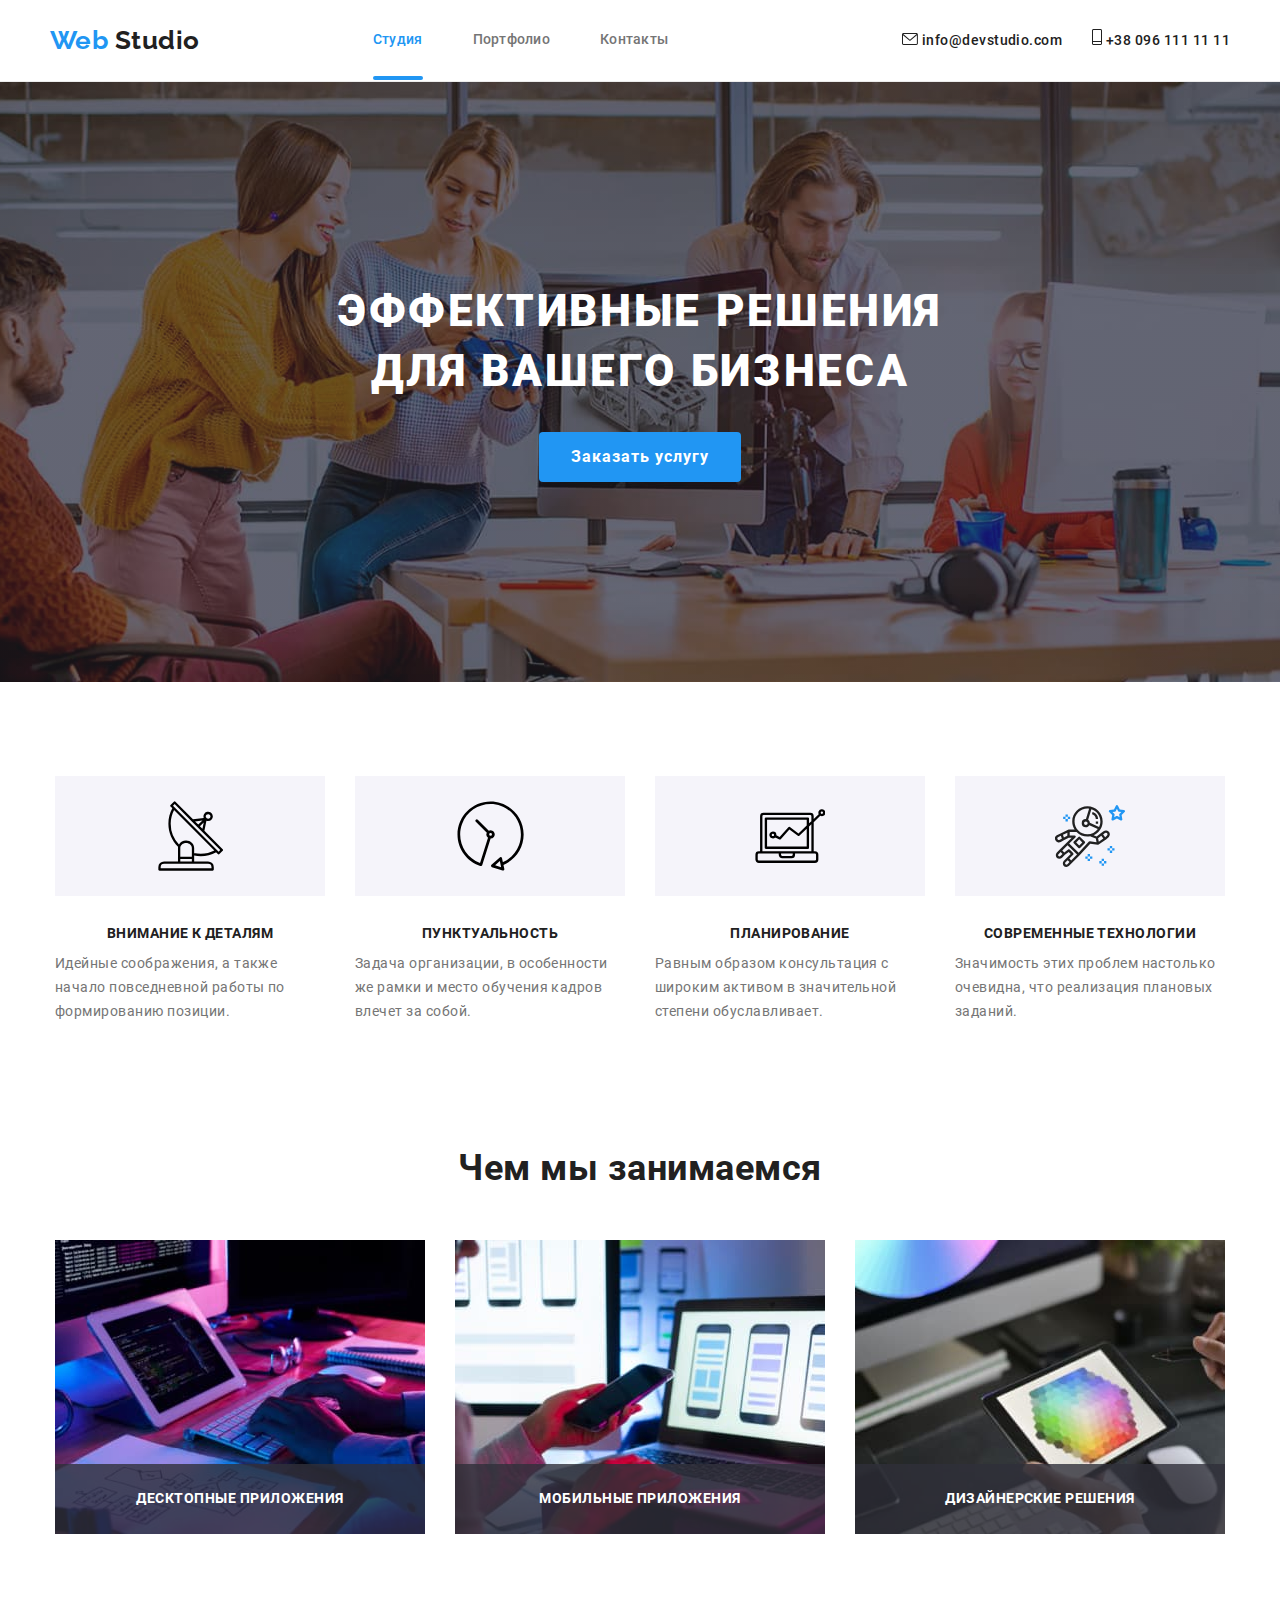
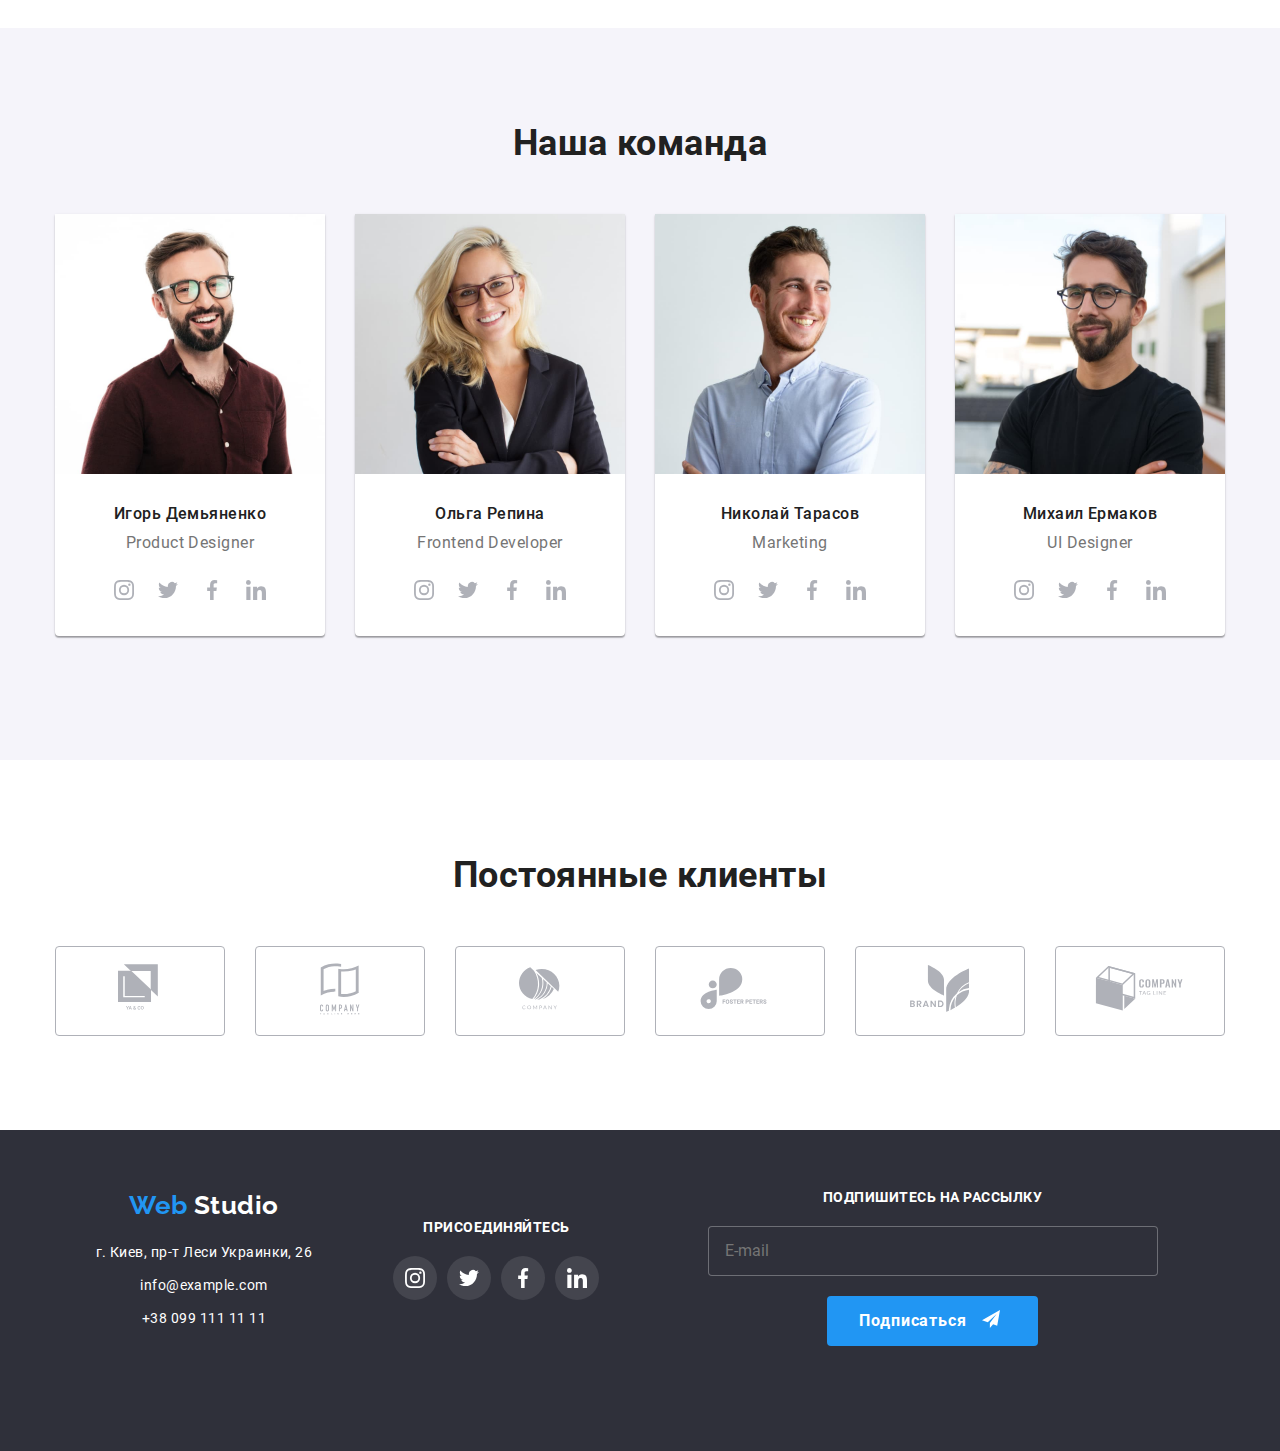
<file: index.html>
<!DOCTYPE html>
<html lang="ru">
	<head>
		<meta charset="UTF-8" />
		<meta name="viewport" content="width=device-width, initial-scale=1.0" />
		<meta http-equiv="X-UA-Compatible" content="ie=edge" />
		<title lang="en">WebStudio</title>
		<!-- <link
			href="https://fonts.googleapis.com/css2?family=Raleway:wght@700&family=Roboto:wght@400;500;700;900&display=swap"
			rel="stylesheet"
		/> -->
		<!-- <link rel="stylesheet" href="./sass/base/_normalize.scss" /> -->
		<link rel="stylesheet" href="./css/main.min.css" />
	</head>
	<body>
		<header class="page-header ">
			<div class="page-header-content container">
				<a class="logo link" lang="en" href="./">
					<span class="web">Web</span>
					<span class="studio">Studio</span>
				</a>
				<nav>
					<button
						type="button"
						class="btn-menu is-open"
						data-menu-button
						aria-expanded="false"
						aria-controls="menu-container"
					>
						<svg class="btn-menu-svg" height="40" width="40" aria-label="Переключатель мобильного меню">
							<use class="icon-menu-sandwich" href="./images/sprite.svg#icon-satellite"></use>
							<use class="icon-menu-cross" href="./images/sprite.svg#icon-diagram"></use>
						</svg>
					</button>
					<div class="menu-container" id="menu-container" data-menu>
						<div class="menu-container-content">
							<ul class=" menu-nav list">
								<li class="menu-nav-item"><a href="./index.html" class="link current">Студия</a></li>
								<li class="menu-nav-item"><a href="./portfolio.html" class="link">Портфолио</a></li>
								<li class="menu-nav-item"><a href="" class="link">Контакты</a></li>
							</ul>

							<ul class="menu-contacts list">
								<li class="menu-contacts-item">
									<a class="link " href="mailto:info@devstudio.com">
										<svg class="icon-email" width="16" height="12">
											<use href="./images/sprite.svg#icon-envelope"></use>
										</svg>
										info@devstudio.com
									</a>
								</li>
								<li class="menu-contacts-item">
									<a class="link" href="tel:+380961111111">
										<svg class="icon-mobile" width="10" height="16">
											<use href="./images/sprite.svg#icon-mobile"></use>
										</svg>
										+38 096 111 11 11
									</a>
								</li>
							</ul>
						</div>
					</div>

					<ul class="site-nav list">
						<li class="nav-item"><a href="./index.html" class="link current">Студия</a></li>
						<li class="nav-item"><a href="./portfolio.html" class="link">Портфолио</a></li>
						<li class="nav-item"><a href="" class="link">Контакты</a></li>
					</ul>
				</nav>

				<ul class="list contact-us">
					<li>
						<a class="link email-link" href="mailto:info@devstudio.com">
							<svg class="icon-email" width="16" height="12">
								<use href="./images/sprite.svg#icon-envelope"></use>
							</svg>
							info@devstudio.com
						</a>
					</li>
					<li>
						<a class="link mobile-link" href="tel:+380961111111">
							<svg class="icon-mobile" width="10" height="16">
								<use href="./images/sprite.svg#icon-mobile"></use>
							</svg>
							+38 096 111 11 11
						</a>
					</li>
				</ul>
			</div>
		</header>
		<main>
			<!--Hero-->
			<section class="hero">
				<h1 class="hero-title">
					Эффективные решения
					<br />
					для вашего бизнеса
				</h1>
				<button type="button" class="button" data-modal-open>Заказать услугу</button>
			</section>

			<!--Our advantages-->
			<section class="section section-padding">
				<div class="container">
					<h2 class="section-title hidden">Наши преимущества</h2>
					<ul class="list advantage">
						<li class="advantage-item">
							<div class="advantage-icon">
								<svg class="advantage-svg" width="65" height="70">
									<use href="./images/sprite.svg#icon-satellite "></use>
								</svg>
							</div>
							<h3 class="advantage-title">Внимание к деталям</h3>
							<p class="advantage-text">
								Идейные соображения, а также начало повседневной работы по формированию позиции.
							</p>
						</li>
						<li class="advantage-item">
							<div class="advantage-icon">
								<svg class="advantage-svg" width="67" height="70">
									<use href="./images/sprite.svg#icon-clock "></use>
								</svg>
							</div>
							<h3 class="advantage-title">Пунктуальность</h3>
							<p class="advantage-text">
								Задача организации, в особенности же рамки и место обучения кадров влечет за собой.
							</p>
						</li>
						<li class="advantage-item">
							<div class="advantage-icon">
								<svg class="advantage-svg" width="70" height="54">
									<use href="./images/sprite.svg#icon-diagram "></use>
								</svg>
							</div>
							<h3 class="advantage-title">Планирование</h3>
							<p class="advantage-text">
								Равным образом консультация с широким активом в значительной степени обуславливает.
							</p>
						</li>
						<li class="advantage-item">
							<div class="advantage-icon">
								<svg class="advantage-svg" width="70" height="70">
									<use href="./images/sprite.svg#icon-astronaut "></use>
								</svg>
							</div>
							<h3 class="advantage-title">Современные технологии</h3>
							<p class="advantage-text">
								Значимость этих проблем настолько очевидна, что реализация плановых заданий.
							</p>
						</li>
					</ul>
				</div>
			</section>
			<!--What we develop-->
			<section class="section padding-bottom section-work">
				<div class="container">
					<h2 class="section-title">Чем мы занимаемся</h2>
					<ul class="list work">
						<li class="work-item">
							<div class="work-card">
								<img
									srcset="./images/desktop/desktop.jpg 1x, ./images/desktop/desktop@2x.jpg 2x"
									src="./images/desktop/desktop.jpg"
									width="370"
									height="294"
									alt="десктопные приложения"
								/>
								<h3 class="work-example">Десктопные приложения</h3>
							</div>
						</li>
						<li class="work-item">
							<div class="work-card">
								<img
									srcset="./images/desktop/mobile.jpg 1x, ./images/desktop/mobile@2x.jpg 2x"
									src="./images/desktop/mobile.jpg"
									width="370"
									height="294"
									alt="мобильные приложения"
								/>
								<h3 class="work-example">Мобильные приложения</h3>
							</div>
						</li>
						<li class="work-item">
							<div class="work-card">
								<img
									srcset="./images/desktop/designer-solutions.jpg 1x, ./images/desktop/designer-solutions@2x.jpg 2x"
									src="./images/desktop/designer-solutions.jpg"
									width="370"
									height="294"
									alt="дизайнерские решения"
								/>
								<h3 class="work-example">Дизайнерские решения</h3>
							</div>
						</li>
					</ul>
				</div>
			</section>
			<!--Our team-->
			<section class="section section-padding bcg-color">
				<div class="container ">
					<h2 class="section-title">Наша команда</h2>

					<ul class="list team">
						<li class="team-item">
							<picture>
								<source
									srcset="./images/desktop/product-designer.jpg 1x, ./images/desktop/product-designer@2x.jpg 2x"
									media="(min-width: 1200px)"
								/>

								<source
									srcset="./images/tablet/product-designer.jpg 1x, ./images/tablet/product-designer@2x.jpg 2x"
									media="(min-width: 768px)"
								/>

								<source
									srcset="./images/mobile/product-designer.jpg 1x, ./images/mobile/product-designer@2x.jpg 2x"
									media="(max-width: 767px)"
								/>
								<img src="./images/desktop/product-designer.jpg" alt="Игорь Демьяненко" />
							</picture>
							<h3 class="team-member">Игорь Демьяненко</h3>
							<p lang="en" class="team-pos">Product Designer</p>
							<ul class="team-media list">
								<li class="team-social">
									<a
										class="link social-link"
										href="https://www.instagram.com/"
										target="_blank"
										rel="noopener noreferrer"
										aria-label="ссылка Instagram"
									>
										<svg class="social-svg">
											<use href="./images/sprite.svg#icon-instagram"></use>
										</svg>
									</a>
								</li>
								<li class="team-social">
									<a
										class="link social-link"
										href="https://www.twitter.com/"
										target="_blank"
										rel="noopener noreferrer"
										aria-label="ссылка Twitter"
									>
										<svg class="social-svg">
											<use href="./images/sprite.svg#icon-twitter"></use>
										</svg>
									</a>
								</li>
								<li class="team-social">
									<a
										class="link social-link"
										href="https://www.facebook.com/"
										target="_blank"
										rel="noopener noreferrer"
										aria-label="ссылка Facebook"
									>
										<svg class="social-svg">
											<use href="./images/sprite.svg#icon-facebook"></use>
										</svg>
									</a>
								</li>
								<li class="team-social">
									<a
										class="link social-link"
										href="https://www.linkedin.com/"
										target="_blank"
										rel="noopener noreferrer"
										aria-label="ссылка Linkedin"
									>
										<svg class="social-svg">
											<use href="./images/sprite.svg#icon-linkedin"></use>
										</svg>
									</a>
								</li>
							</ul>
						</li>
						<li class="team-item">
							<picture>
								<source
									srcset="./images/desktop/frontend-developer.jpg 1x, ./images/desktop/frontend-developer@2x.jpg 2x"
									media="(min-width: 1200px)"
								/>

								<source
									srcset="./images/tablet/frontend-developer.jpg 1x, ./images/tablet/frontend-developer@2x.jpg 2x"
									media="(min-width: 768px)"
								/>

								<source
									srcset="./images/mobile/frontend-developer.jpg 1x, ./images/mobile/frontend-developer@2x.jpg 2x"
									media="(max-width: 767px)"
								/>
								<img src="./images/desktop/frontend-developer.jpg" alt="Ольга Репина" />
							</picture>

							<h3 class="team-member">Ольга Репина</h3>
							<p lang="en" class="team-pos">Frontend Developer</p>
							<ul class="team-media list">
								<li class="team-social">
									<a
										class="link social-link"
										href="https://www.instagram.com/"
										target="_blank"
										rel="noopener noreferrer"
										aria-label="ссылка Instagram"
									>
										<svg class="social-svg">
											<use href="./images/sprite.svg#icon-instagram"></use>
										</svg>
									</a>
								</li>
								<li class="team-social">
									<a
										class="link social-link"
										href="https://www.twitter.com/"
										target="_blank"
										rel="noopener noreferrer"
										aria-label="ссылка Twitter"
									>
										<svg class="social-svg">
											<use href="./images/sprite.svg#icon-twitter"></use>
										</svg>
									</a>
								</li>
								<li class="team-social">
									<a
										class="link social-link"
										href="https://www.facebook.com/"
										target="_blank"
										rel="noopener noreferrer"
										aria-label="ссылка Facebook"
									>
										<svg class="social-svg">
											<use href="./images/sprite.svg#icon-facebook"></use>
										</svg>
									</a>
								</li>
								<li class="team-social">
									<a
										class="link social-link"
										href="https://www.linkedin.com/"
										target="_blank"
										rel="noopener noreferrer"
										aria-label="ссылка Linkedin"
									>
										<svg class="social-svg">
											<use href="./images/sprite.svg#icon-linkedin"></use>
										</svg>
									</a>
								</li>
							</ul>
						</li>
						<li class="team-item">
							<picture>
								<source
									srcset="./images/desktop/marketing.jpg 1x, ./images/desktop/marketing@2x.jpg 2x"
									media="(min-width: 1200px)"
								/>

								<source
									srcset="./images/tablet/marketing.jpg 1x, ./images/tablet/marketing@2x.jpg 2x"
									media="(min-width: 768px)"
								/>

								<source
									srcset="./images/mobile/marketing.jpg 1x, ./images/mobile/marketing@2x.jpg 2x"
									media="(max-width: 767px)"
								/>
								<img src="./images/desktop/marketing.jpg" alt="Николай Тарасов" />
							</picture>

							<h3 class="team-member">Николай Тарасов</h3>
							<p lang="en" class="team-pos">Marketing</p>
							<ul class="team-media list">
								<li class="team-social">
									<a
										class="link social-link"
										href="https://www.instagram.com/"
										target="_blank"
										rel="noopener noreferrer"
										aria-label="ссылка Instagram"
									>
										<svg class="social-svg">
											<use href="./images/sprite.svg#icon-instagram"></use>
										</svg>
									</a>
								</li>
								<li class="team-social">
									<a
										class="link social-link"
										href="https://www.twitter.com/"
										target="_blank"
										rel="noopener noreferrer"
										aria-label="ссылка Twitter"
									>
										<svg class="social-svg">
											<use href="./images/sprite.svg#icon-twitter"></use>
										</svg>
									</a>
								</li>
								<li class="team-social">
									<a
										class="link social-link"
										href="https://www.facebook.com/"
										target="_blank"
										rel="noopener noreferrer"
										aria-label="ссылка Facebook"
									>
										<svg class="social-svg">
											<use href="./images/sprite.svg#icon-facebook"></use>
										</svg>
									</a>
								</li>
								<li class="team-social">
									<a
										class="link social-link"
										href="https://www.linkedin.com/"
										target="_blank"
										rel="noopener noreferrer"
										aria-label="ссылка Linkedin"
									>
										<svg class="social-svg">
											<use href="./images/sprite.svg#icon-linkedin"></use>
										</svg>
									</a>
								</li>
							</ul>
						</li>
						<li class="team-item">
							<picture>
								<source
									srcset="./images/desktop/ui-designer.jpg 1x, ./images/desktop/ui-designer@2x.jpg 2x"
									media="(min-width: 1200px)"
								/>

								<source
									srcset="./images/tablet/ui-designer.jpg 1x, ./images/tablet/ui-designer@2x.jpg 2x"
									media="(min-width: 768px)"
								/>

								<source
									srcset="./images/mobile/ui-designer.jpg 1x, ./images/mobile/ui-designer@2x.jpg 2x"
									media="(max-width: 767px)"
								/>
								<img src="./images/desktop/ui-designer.jpg" alt="Михаил Ермаков" />
							</picture>

							<h3 class="team-member">Михаил Ермаков</h3>
							<p lang="en" class="team-pos">UI Designer</p>
							<ul class="team-media list">
								<li class="team-social">
									<a
										class="link social-link"
										href="https://www.instagram.com/"
										target="_blank"
										rel="noopener noreferrer"
										aria-label="ссылка Instagram"
									>
										<svg class="social-svg">
											<use href="./images/sprite.svg#icon-instagram"></use>
										</svg>
									</a>
								</li>
								<li class="team-social">
									<a
										class="link social-link"
										href="https://www.twitter.com/"
										target="_blank"
										rel="noopener noreferrer"
										aria-label="ссылка Twitter"
									>
										<svg class="social-svg">
											<use href="./images/sprite.svg#icon-twitter"></use>
										</svg>
									</a>
								</li>
								<li class="team-social">
									<a
										class="link social-link"
										href="https://www.facebook.com/"
										target="_blank"
										rel="noopener noreferrer"
										aria-label="ссылка Facebook"
									>
										<svg class="social-svg">
											<use href="./images/sprite.svg#icon-facebook"></use>
										</svg>
									</a>
								</li>
								<li class="team-social">
									<a
										class="link social-link"
										href="https://www.linkedin.com/"
										target="_blank"
										rel="noopener noreferrer"
										aria-label="ссылка Linkedin"
									>
										<svg class="social-svg">
											<use href="./images/sprite.svg#icon-linkedin"></use>
										</svg>
									</a>
								</li>
							</ul>
						</li>
					</ul>
				</div>
			</section>
			<!--Our customers-->
			<section class="section section-padding">
				<div class="container">
					<h2 class="section-title">Постоянные клиенты</h2>
					<ul class="clients-list list">
						<li class="client">
							<a class="client-link" href="">
								<svg class="client-svg" width="44" height="49">
									<use href="./images/sprite.svg#icon-client1"></use>
								</svg>
							</a>
						</li>
						<li class="client">
							<a class="client-link" href="">
								<svg class="client-svg" width="40" height="52">
									<use href="./images/sprite.svg#icon-client2"></use>
								</svg>
							</a>
						</li>
						<li class="client">
							<a class="client-link" href="">
								<svg class="client-svg" width="41" height="43">
									<use href="./images/sprite.svg#icon-client3"></use>
								</svg>
							</a>
						</li>
						<li class="client">
							<a class="client-link" href="">
								<svg class="client-svg" width="80" height="42">
									<use href="./images/sprite.svg#icon-client4"></use>
								</svg>
							</a>
						</li>
						<li class="client">
							<a class="client-link" href="">
								<svg class="client-svg" width="59" height="47">
									<use href="./images/sprite.svg#icon-client5"></use>
								</svg>
							</a>
						</li>
						<li class="client">
							<a class="client-link" href="">
								<svg class="client-svg" width="89" height="45">
									<use href="./images/sprite.svg#icon-client6"></use>
								</svg>
							</a>
						</li>
					</ul>
				</div>
			</section>
		</main>
		<!--footer-->
		<footer class="footer">
			<div class="container footer-content">
				<div class="contacts-media">
					<div class="contacts contact-media-item">
						<a lang="en" href="./" class="link logo footer-logo">
							<span class="web">Web</span>
							<span class="studio-footer">Studio</span>
						</a>
						<address>
							<ul class="list contacts">
								<li class="contacts-item">
									<a href="https://goo.gl/maps/paYKEHQAEN2VHhgx9" class="link">г. Киев, пр-т Леси Украинки, 26</a>
								</li>
								<li class="contacts-item"><a href="mailto:info@example.com" class="link">info@example.com</a></li>
								<li class="contacts-item"><a href="tel:+380991111111" class="link">+38 099 111 11 11</a></li>
							</ul>
						</address>
					</div>
					<div class="studio-media contact-media-item">
						<p class="call">присоединяйтесь</p>
						<ul class="list media-list">
							<li class="social-item">
								<a
									class="link social-link"
									href="https://www.instagram.com/"
									target="_blank"
									rel="noopener noreferrer"
									aria-label="ссылка Instagram"
								>
									<svg class="social-svg">
										<use href="./images/sprite.svg#icon-instagram"></use>
									</svg>
								</a>
							</li>
							<li class="social-item">
								<a
									class="link social-link"
									href="https://www.twitter.com/"
									target="_blank"
									rel="noopener noreferrer"
									aria-label="ссылка Twitter"
								>
									<svg class="social-svg">
										<use href="./images/sprite.svg#icon-twitter"></use>
									</svg>
								</a>
							</li>
							<li class="social-item">
								<a
									class="link social-link"
									href="https://www.facebook.com/"
									target="_blank"
									rel="noopener noreferrer"
									aria-label="ссылка Facebook"
								>
									<svg class="social-svg">
										<use href="./images/sprite.svg#icon-facebook"></use>
									</svg>
								</a>
							</li>
							<li class="social-item">
								<a
									class="link social-link"
									href="https://www.linkedin.com/"
									target="_blank"
									rel="noopener noreferrer"
									aria-label="ссылка Linkedin"
								>
									<svg class="social-svg">
										<use href="./images/sprite.svg#icon-linkedin"></use>
									</svg>
								</a>
							</li>
						</ul>
					</div>
				</div>
				<form class="footer-form">
					<p class="call">Подпишитесь на рассылку</p>

					<div class="user-email">
						<input type="email" name="user-email" id="user-email" placeholder="E-mail" />
					</div>
					<div class="subscribe">
						<button class="button btn-submit" type="submit">
							Подписаться
							<svg class="send-svg" width="24" height="24">
								<use href="./images/sprite.svg#icon-send"></use>
							</svg>
						</button>
					</div>
				</form>
			</div>
		</footer>
		<div class="backdrop is-hidden" data-modal>
			<div class="modal">
				<form class="form">
					<button class="btn-close" data-modal-close></button>
					<p class="message">
						Оставьте свои данные, мы вам перезвоним
					</p>
					<div class="form-field">
						<label class="form-field-label" for="user-name">Имя</label>
						<input class="form-field-input" type="text" name="user-name" id="user-name" />
						<svg class="form-field-icon" width="12" height="12">
							<use href="./images/sprite.svg#icon-name"></use>
						</svg>
					</div>

					<div class="form-field">
						<label class="form-field-label" for="user-tel">Телефон</label>
						<input class="form-field-input" type="tel" name="user-name" id="user-tel" />
						<svg class="form-field-icon" width="14" height="14">
							<use href="./images/sprite.svg#icon-tel"></use>
						</svg>
					</div>

					<div class="form-field">
						<label class="form-field-label" for="user-name">Почта</label>
						<input class="form-field-input" type="email" name="user-email" id="user-email" />
						<svg class="form-field-icon" width="16" height="12">
							<use href="./images/sprite.svg#icon-email"></use>
						</svg>
					</div>

					<div class="form-field">
						<label class="form-field-label" for="user-comment">Комментарий</label>
						<textarea
							class="form-field-comment"
							name="user-comment"
							id="user-comment"
							cols="40"
							rows="5"
							placeholder="Введите текст"
						></textarea>
					</div>

					<label class="form-agreement">
						<input class="checkbox" type="checkbox" name="user-agreement" />
						<span class="checkbox-icon"></span>
						<span class="form-agreement-text">
							Соглашаюсь с рассылкой и принимаю
							<a class="link" href="">Условия договора</a>
						</span>
					</label>

					<button class="button btn-submit" type="submit">Отправить</button>
				</form>
			</div>
		</div>
		<script src="./js/menu.js"></script>
		<script src="./js/modal.js"></script>
	</body>
</html>
</file>
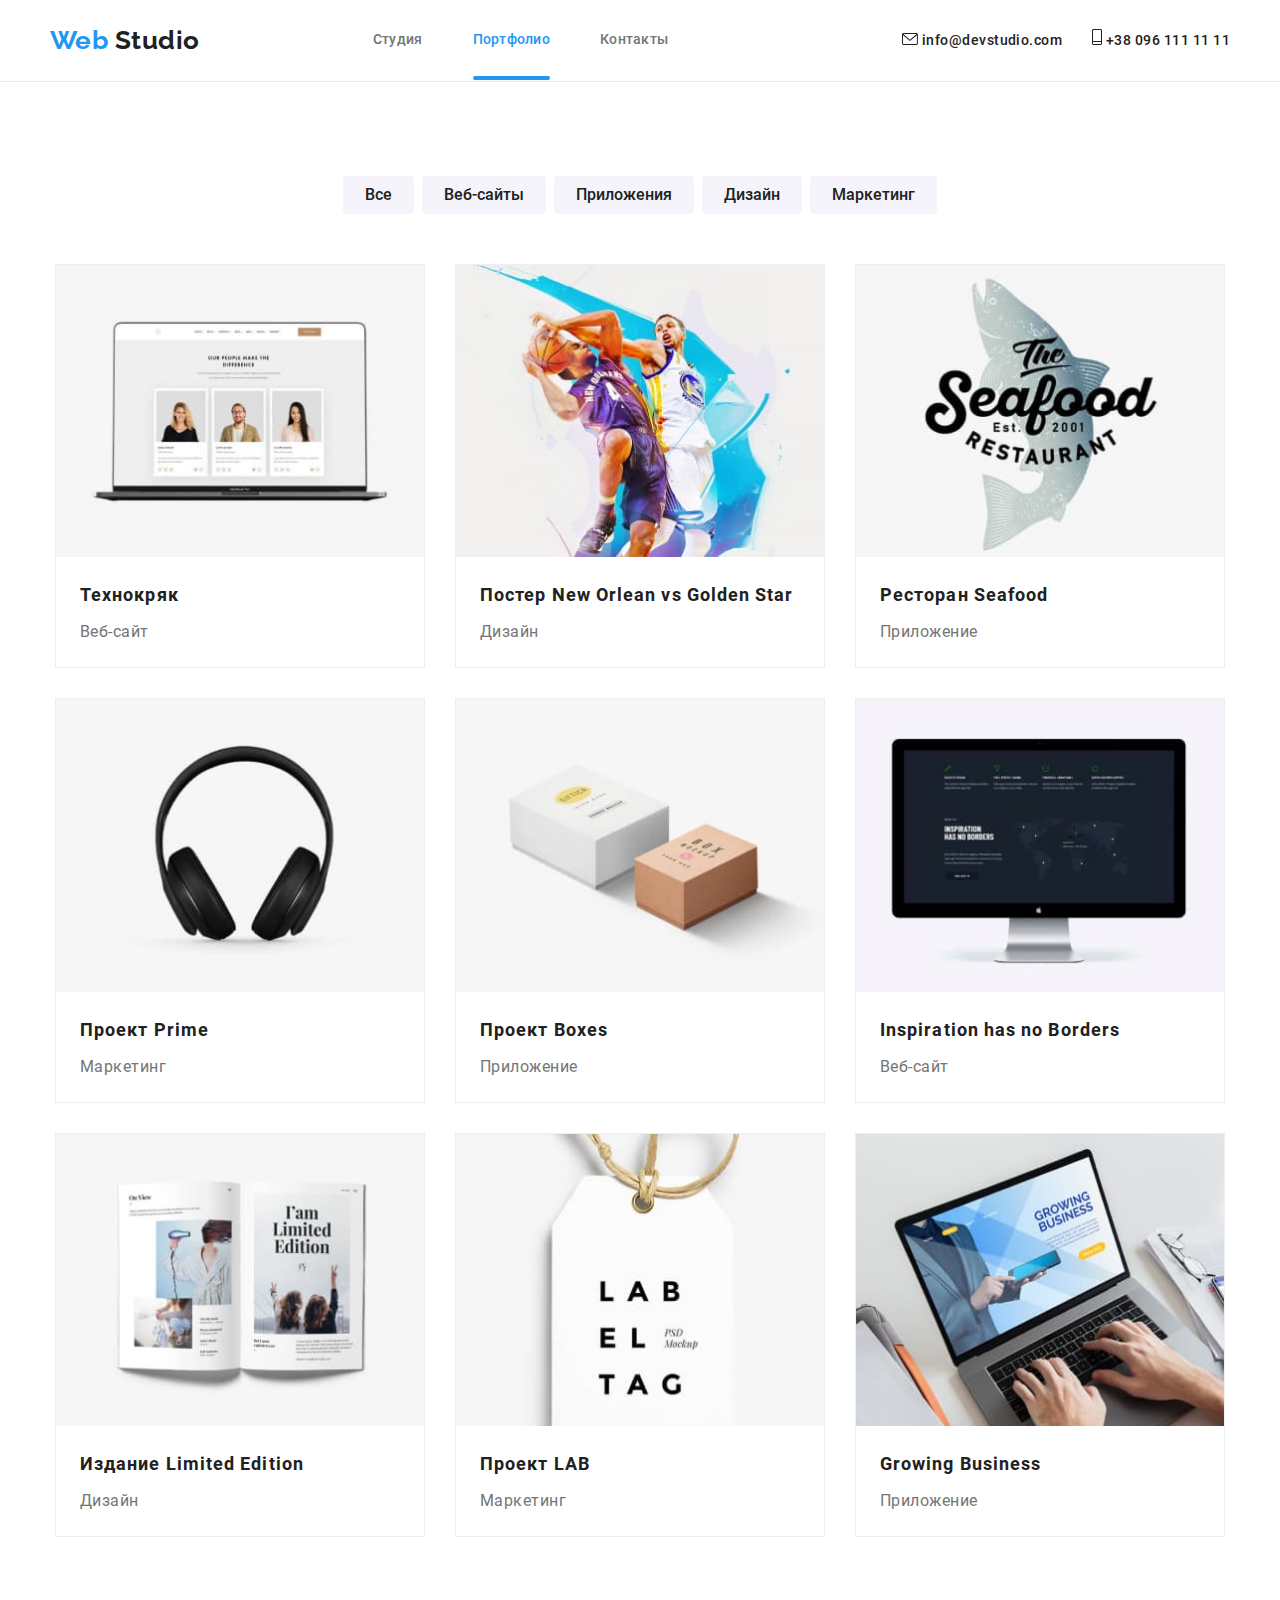
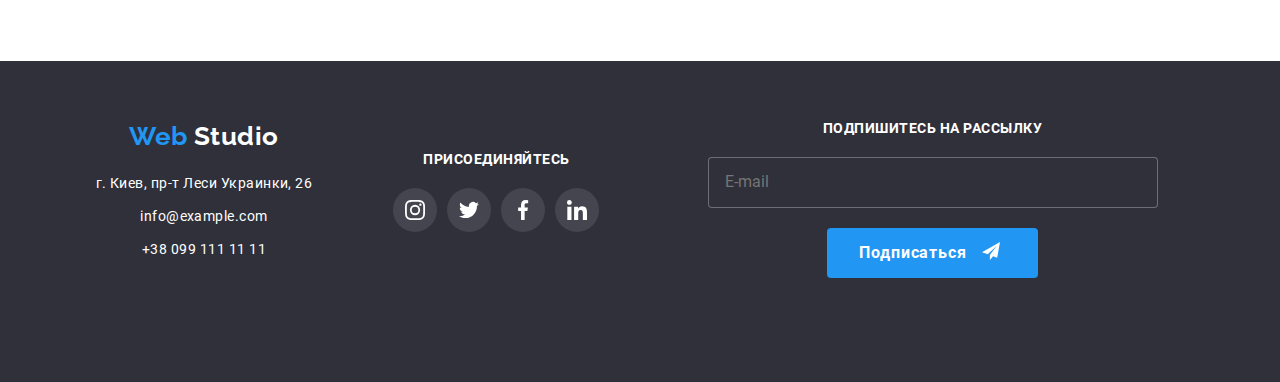
<file: portfolio.html>
<!DOCTYPE html>
<html lang="ru">
	<head>
		<meta charset="UTF-8" />
		<meta name="viewport" content="width=device-width, initial-scale=1.0" />
		<meta http-equiv="X-UA-Compatible" content="ie=edge" />
		<title lang="en">Portfolio</title>
		<!-- <link
			href="https://fonts.googleapis.com/css2?family=Raleway:wght@700&family=Roboto:wght@400;500;700;900&display=swap"
			rel="stylesheet"
		/> -->
		<!-- <link rel="stylesheet" href="./sass/base/_normalize.scss" /> -->
		<link rel="stylesheet" href="./css/portfolio.min.css" />
	</head>
	<body>
		<!--header-->
		<header class="page-header ">
			<div class="page-header-content container">
				<a class="logo link" lang="en" href="./">
					<span class="web">Web</span>
					<span class="studio">Studio</span>
				</a>
				<nav>
					<button
						type="button"
						class="btn-menu is-open"
						data-menu-button
						aria-expanded="false"
						aria-controls="menu-container"
					>
						<svg class="btn-menu-svg" height="40" width="40" aria-label="Переключатель мобильного меню">
							<use class="icon-menu-sandwich" href="./images/sprite.svg#icon-satellite"></use>
							<use class="icon-menu-cross" href="./images/sprite.svg#icon-diagram"></use>
						</svg>
					</button>
					<div class="menu-container" id="menu-container" data-menu>
						<div class="menu-container-content">
							<ul class=" menu-nav list">
								<li class="menu-nav-item"><a href="./index.html" class="link">Студия</a></li>
								<li class="menu-nav-item"><a href="./portfolio.html" class="link current">Портфолио</a></li>
								<li class="menu-nav-item"><a href="" class="link">Контакты</a></li>
							</ul>

							<ul class="menu-contacts list">
								<li class="menu-contacts-item">
									<a class="link " href="mailto:info@devstudio.com">
										<svg class="icon-email" width="16" height="12">
											<use href="./images/sprite.svg#icon-envelope"></use>
										</svg>
										info@devstudio.com
									</a>
								</li>
								<li class="menu-contacts-item">
									<a class="link" href="tel:+380961111111">
										<svg class="icon-mobile" width="10" height="16">
											<use href="./images/sprite.svg#icon-mobile"></use>
										</svg>
										+38 096 111 11 11
									</a>
								</li>
							</ul>
						</div>
					</div>
					<ul class="site-nav list">
						<li class="nav-item"><a href="" class="link">Студия</a></li>
						<li class="nav-item"><a href="./portfolio.html" class="link current">Портфолио</a></li>
						<li class="nav-item"><a href="" class="link">Контакты</a></li>
					</ul>
				</nav>

				<ul class="list contact-us">
					<li>
						<a class="link email-link" href="mailto:info@devstudio.com">
							<svg class="icon-email" width="16" height="12">
								<use href="./images/sprite.svg#icon-envelope"></use>
							</svg>
							info@devstudio.com
						</a>
					</li>
					<li>
						<a class="link mobile-link" href="tel:+380961111111">
							<svg class="icon-mobile" width="10" height="16">
								<use href="./images/sprite.svg#icon-mobile"></use>
							</svg>
							+38 096 111 11 11
						</a>
					</li>
				</ul>
			</div>
		</header>
		<!--main-->
		<main>
			<section class="section section-padding">
				<div class="container">
					<h1 hidden lang="en">Portfolio</h1>
					<!--project categories-->
					<h2 hidden lang="en">Project examples</h2>
					<ul class="list filter-list">
						<li class="filter-list-item"><button type="button" class="button-filter">Все</button></li>
						<li class="filter-list-item"><button type="button" class="button-filter">Веб-сайты</button></li>
						<li class="filter-list-item"><button type="button" class="button-filter">Приложения</button></li>
						<li class="filter-list-item"><button type="button" class="button-filter">Дизайн</button></li>
						<li class="filter-list-item"><button type="button" class="button-filter">Маркетинг</button></li>
					</ul>

					<!--project examples-->

					<ul class="list project-list">
						<li class="project-list-item">
							<a href="" class="link project">
								<div class="project-card">
									<picture>
										<source
											srcset="./images/desktop/project1.jpg 1x, ./images/desktop/project1@2x.jpg 2x"
											media="(min-width: 1200px)"
										/>

										<source
											srcset="./images/tablet/project1.jpg 1x, ./images/tablet/project1@2x.jpg 2x"
											media="(min-width: 768px)"
										/>

										<source
											srcset="./images/mobile/project1.jpg 1x, ./images/mobile/project1@2x.jpg 2x"
											media="(max-width: 767px)"
										/>
										<img src="./images/desktop/project1.jpg" alt="Технокряк" />
									</picture>

									<p class="project-text">
										Технокряк это современная площадка распространения коронавируса. Компании используют эту платформу
										для цифрового шпионажа и атак на защищённые сервера конкурентов.
									</p>
								</div>
								<h3 class="project-title">Технокряк</h3>
								<p class="project-type">Веб-сайт</p>
							</a>
						</li>
						<li class="project-list-item">
							<a href="" class="link">
								<picture>
									<source
										srcset="./images/desktop/project2.jpg 1x, ./images/desktop/project2@2x.jpg 2x"
										media="(min-width: 1200px)"
									/>

									<source
										srcset="./images/tablet/project2.jpg 1x, ./images/tablet/project2@2x.jpg 2x"
										media="(min-width: 768px)"
									/>

									<source
										srcset="./images/mobile/project2.jpg 1x, ./images/mobile/project2@2x.jpg 2x"
										media="(max-width: 767px)"
									/>
									<img src="./images/desktop/project2.jpg" alt="Постер" />
								</picture>

								<h3 class="project-title">
									Постер
									<span lang="en">New Orlean vs Golden Star</span>
								</h3>
								<p class="project-type">Дизайн</p>
								<p class="project-text hidden">
									Lorem ipsum dolor sit, amet consectetur adipisicing elit. Rerum aliquid harum tempora, magnam
									molestiae minus dolor voluptatem, itaque reiciendis, eum numquam vero. Ipsum iusto distinctio aperiam
									in possimus reprehenderit repudiandae!
								</p>
							</a>
						</li>
						<li class="project-list-item">
							<a href="" class="link project">
								<picture>
									<source
										srcset="./images/desktop/project3.jpg 1x, ./images/desktop/project3@2x.jpg 2x"
										media="(min-width: 1200px)"
									/>

									<source
										srcset="./images/tablet/project3.jpg 1x, ./images/tablet/project3@2x.jpg 2x"
										media="(min-width: 768px)"
									/>

									<source
										srcset="./images/mobile/project3.jpg 1x, ./images/mobile/project3@2x.jpg 2x"
										media="(max-width: 767px)"
									/>
									<img src="./images/desktop/project3.jpg" alt="Ресторан" />
								</picture>

								<h3 class="project-title">
									Ресторан
									<span lang="en">Seafood</span>
								</h3>
								<p class="project-type">Приложение</p>
								<p class="project-text hidden">
									Lorem ipsum dolor sit, amet consectetur adipisicing elit. Rerum aliquid harum tempora, magnam
									molestiae minus dolor voluptatem, itaque reiciendis, eum numquam vero. Ipsum iusto distinctio aperiam
									in possimus reprehenderit repudiandae!
								</p>
							</a>
						</li>
						<li class="project-list-item">
							<a href="" class="link project">
								<picture>
									<source
										srcset="./images/desktop/project4.jpg 1x, ./images/desktop/project4@2x.jpg 2x"
										media="(min-width: 1200px)"
									/>

									<source
										srcset="./images/tablet/project4.jpg 1x, ./images/tablet/project4@2x.jpg 2x"
										media="(min-width: 768px)"
									/>

									<source
										srcset="./images/mobile/project4.jpg 1x, ./images/mobile/project4@2x.jpg 2x"
										media="(max-width: 767px)"
									/>
									<img src="./images/desktop/project4.jpg" alt="Наушники" />
								</picture>

								<h3 class="project-title">
									Проект
									<span lang="en">Prime</span>
								</h3>
								<p class="project-type">Маркетинг</p>
								<p class="project-text hidden">
									Lorem ipsum dolor sit, amet consectetur adipisicing elit. Rerum aliquid harum tempora, magnam
									molestiae minus dolor voluptatem, itaque reiciendis, eum numquam vero. Ipsum iusto distinctio aperiam
									in possimus reprehenderit repudiandae!
								</p>
							</a>
						</li>
						<li class="project-list-item">
							<a href="" class="link project">
								<picture>
									<source
										srcset="./images/desktop/project5.jpg 1x, ./images/desktop/project5@2x.jpg 2x"
										media="(min-width: 1200px)"
									/>

									<source
										srcset="./images/tablet/project5.jpg 1x, ./images/tablet/project5@2x.jpg 2x"
										media="(min-width: 768px)"
									/>

									<source
										srcset="./images/mobile/project5.jpg 1x, ./images/mobile/project5@2x.jpg 2x"
										media="(max-width: 767px)"
									/>
									<img src="./images/desktop/project5.jpg" alt="Блоки" />
								</picture>

								<h3 class="project-title">
									Проект
									<span lang="en">Boxes</span>
								</h3>
								<p class="project-type">Приложение</p>
								<p class="project-text hidden">
									Lorem ipsum dolor sit, amet consectetur adipisicing elit. Rerum aliquid harum tempora, magnam
									molestiae minus dolor voluptatem, itaque reiciendis, eum numquam vero. Ipsum iusto distinctio aperiam
									in possimus reprehenderit repudiandae!
								</p>
							</a>
						</li>
						<li class="project-list-item">
							<a href="" class="link project">
								<picture>
									<source
										srcset="./images/desktop/project6.jpg 1x, ./images/desktop/project6@2x.jpg 2x"
										media="(min-width: 1200px)"
									/>

									<source
										srcset="./images/tablet/project6.jpg 1x, ./images/tablet/project6@2x.jpg 2x"
										media="(min-width: 768px)"
									/>

									<source
										srcset="./images/mobile/project6.jpg 1x, ./images/mobile/project6@2x.jpg 2x"
										media="(max-width: 767px)"
									/>
									<img src="./images/desktop/project6.jpg" alt="Десктоп" />
								</picture>

								<h3 class="project-title" lang="en">Inspiration has no Borders</h3>
								<p class="project-type">Веб-сайт</p>
								<p class="project-text hidden">
									Lorem ipsum dolor sit, amet consectetur adipisicing elit. Rerum aliquid harum tempora, magnam
									molestiae minus dolor voluptatem, itaque reiciendis, eum numquam vero. Ipsum iusto distinctio aperiam
									in possimus reprehenderit repudiandae!
								</p>
							</a>
						</li>
						<li class="project-list-item">
							<a href="" class="link project">
								<picture>
									<source
										srcset="./images/desktop/project7.jpg 1x, ./images/desktop/project7@2x.jpg 2x"
										media="(min-width: 1200px)"
									/>

									<source
										srcset="./images/tablet/project7.jpg 1x, ./images/tablet/project7@2x.jpg 2x"
										media="(min-width: 768px)"
									/>

									<source
										srcset="./images/mobile/project7.jpg 1x, ./images/mobile/project7@2x.jpg 2x"
										media="(max-width: 767px)"
									/>
									<img src="./images/desktop/project7.jpg" alt="Книга" />
								</picture>

								<h3 class="project-title">
									Издание
									<span lang="en">Limited Edition</span>
								</h3>
								<p class="project-type">Дизайн</p>
								<p class="project-text hidden">
									Lorem ipsum dolor sit, amet consectetur adipisicing elit. Rerum aliquid harum tempora, magnam
									molestiae minus dolor voluptatem, itaque reiciendis, eum numquam vero. Ipsum iusto distinctio aperiam
									in possimus reprehenderit repudiandae!
								</p>
							</a>
						</li>
						<li class="project-list-item">
							<a href="" class="link project">
								<picture>
									<source
										srcset="./images/desktop/project8.jpg 1x, ./images/desktop/project8@2x.jpg 2x"
										media="(min-width: 1200px)"
									/>

									<source
										srcset="./images/tablet/project8.jpg 1x, ./images/tablet/project8@2x.jpg 2x"
										media="(min-width: 768px)"
									/>

									<source
										srcset="./images/mobile/project8.jpg 1x, ./images/mobile/project8@2x.jpg 2x"
										media="(max-width: 767px)"
									/>
									<img src="./images/desktop/project8.jpg" alt="Бирка" />
								</picture>

								<h3 class="project-title">
									Проект
									<span lang="en">LAB</span>
								</h3>
								<p class="project-type">Маркетинг</p>
								<p class="project-text hidden">
									Lorem ipsum dolor sit, amet consectetur adipisicing elit. Rerum aliquid harum tempora, magnam
									molestiae minus dolor voluptatem, itaque reiciendis, eum numquam vero. Ipsum iusto distinctio aperiam
									in possimus reprehenderit repudiandae!
								</p>
							</a>
						</li>
						<li class="project-list-item">
							<a href="" class="link project">
								<picture>
									<source
										srcset="./images/desktop/project9.jpg 1x, ./images/desktop/project9@2x.jpg 2x"
										media="(min-width: 1200px)"
									/>

									<source
										srcset="./images/tablet/project9.jpg 1x, ./images/tablet/project9@2x.jpg 2x"
										media="(min-width: 768px)"
									/>

									<source
										srcset="./images/mobile/project9.jpg 1x, ./images/mobile/project9@2x.jpg 2x"
										media="(max-width: 767px)"
									/>
									<img src="./images/desktop/project9.jpg" alt="Ноутбук" />
								</picture>

								<h3 class="project-title" lang="en">Growing Business</h3>
								<p class="project-type">Приложение</p>
								<p class="project-text hidden">
									Lorem ipsum dolor sit, amet consectetur adipisicing elit. Rerum aliquid harum tempora, magnam
									molestiae minus dolor voluptatem, itaque reiciendis, eum numquam vero. Ipsum iusto distinctio aperiam
									in possimus reprehenderit repudiandae!
								</p>
							</a>
						</li>
					</ul>
				</div>
			</section>
		</main>
		<!--footer-->
		<footer class="footer">
			<div class="container footer-content">
				<div class="contacts-media">
					<div class="contacts contact-media-item">
						<a lang="en" href="./" class="link logo footer-logo">
							<span class="web">Web</span>
							<span class="studio-footer">Studio</span>
						</a>
						<address>
							<ul class="list contacts">
								<li class="contacts-item">
									<a href="https://goo.gl/maps/paYKEHQAEN2VHhgx9" class="link">г. Киев, пр-т Леси Украинки, 26</a>
								</li>
								<li class="contacts-item"><a href="mailto:info@example.com" class="link">info@example.com</a></li>
								<li class="contacts-item"><a href="tel:+380991111111" class="link">+38 099 111 11 11</a></li>
							</ul>
						</address>
					</div>
					<div class="studio-media contact-media-item">
						<p class="call">присоединяйтесь</p>
						<ul class="list media-list">
							<li class="social-item">
								<a
									class="link social-link"
									href="https://www.instagram.com/"
									target="_blank"
									rel="noopener noreferrer"
									aria-label="ссылка Instagram"
								>
									<svg class="social-svg">
										<use href="./images/sprite.svg#icon-instagram"></use>
									</svg>
								</a>
							</li>
							<li class="social-item">
								<a
									class="link social-link"
									href="https://www.twitter.com/"
									target="_blank"
									rel="noopener noreferrer"
									aria-label="ссылка Twitter"
								>
									<svg class="social-svg">
										<use href="./images/sprite.svg#icon-twitter"></use>
									</svg>
								</a>
							</li>
							<li class="social-item">
								<a
									class="link social-link"
									href="https://www.facebook.com/"
									target="_blank"
									rel="noopener noreferrer"
									aria-label="ссылка Facebook"
								>
									<svg class="social-svg">
										<use href="./images/sprite.svg#icon-facebook"></use>
									</svg>
								</a>
							</li>
							<li class="social-item">
								<a
									class="link social-link"
									href="https://www.linkedin.com/"
									target="_blank"
									rel="noopener noreferrer"
									aria-label="ссылка Linkedin"
								>
									<svg class="social-svg">
										<use href="./images/sprite.svg#icon-linkedin"></use>
									</svg>
								</a>
							</li>
						</ul>
					</div>
				</div>
				<form class="footer-form">
					<p class="call">Подпишитесь на рассылку</p>

					<div class="user-email">
						<input type="email" name="user-email" id="user-email" placeholder="E-mail" />
					</div>
					<div class="subscribe">
						<button class="button btn-submit" type="submit">
							Подписаться
							<svg class="send-svg" width="24" height="24">
								<use href="./images/sprite.svg#icon-send"></use>
							</svg>
						</button>
					</div>
				</form>
			</div>
		</footer>
		<script src="./js/menu.js"></script>
	</body>
</html>
</file>
<file: css/main.min.css>
/*! normalize.css v8.0.1 | MIT License | github.com/necolas/normalize.css */html{line-height:1.15;-webkit-text-size-adjust:100%}body{margin:0}main{display:block}h1{font-size:2em;margin:0.67em 0}hr{-webkit-box-sizing:content-box;box-sizing:content-box;height:0;overflow:visible}pre{font-family:monospace, monospace;font-size:1em}a{background-color:transparent}abbr[title]{border-bottom:none;text-decoration:underline;-webkit-text-decoration:underline dotted;text-decoration:underline dotted}b,strong{font-weight:bolder}code,kbd,samp{font-family:monospace, monospace;font-size:1em}small{font-size:80%}sub,sup{font-size:75%;line-height:0;position:relative;vertical-align:baseline}sub{bottom:-0.25em}sup{top:-0.5em}img{border-style:none}button,input,optgroup,select,textarea{font-family:inherit;font-size:100%;line-height:1.15;margin:0}button,input{overflow:visible}button,select{text-transform:none}button,[type="button"],[type="reset"],[type="submit"]{-webkit-appearance:button}button::-moz-focus-inner,[type="button"]::-moz-focus-inner,[type="reset"]::-moz-focus-inner,[type="submit"]::-moz-focus-inner{border-style:none;padding:0}button:-moz-focusring,[type="button"]:-moz-focusring,[type="reset"]:-moz-focusring,[type="submit"]:-moz-focusring{outline:1px dotted ButtonText}fieldset{padding:0.35em 0.75em 0.625em}legend{-webkit-box-sizing:border-box;box-sizing:border-box;color:inherit;display:table;max-width:100%;padding:0;white-space:normal}progress{vertical-align:baseline}textarea{overflow:auto}[type="checkbox"],[type="radio"]{-webkit-box-sizing:border-box;box-sizing:border-box;padding:0}[type="number"]::-webkit-inner-spin-button,[type="number"]::-webkit-outer-spin-button{height:auto}[type="search"]{-webkit-appearance:textfield;outline-offset:-2px}[type="search"]::-webkit-search-decoration{-webkit-appearance:none}::-webkit-file-upload-button{-webkit-appearance:button;font:inherit}details{display:block}summary{display:list-item}template{display:none}[hidden]{display:none}@font-face{font-family:"Raleway";font-style:normal;font-weight:700;src:local(""),url("../fonts/raleway-v17-latin-700.woff2") format("woff2"),url("../fonts/raleway-v17-latin-700.woff") format("woff")}@font-face{font-family:"Roboto";font-style:normal;font-weight:400;src:local("Roboto"),local("Roboto-Regular"),url("../fonts/roboto-v20-latin_cyrillic-regular.woff2") format("woff2"),url("../fonts/roboto-v20-latin_cyrillic-regular.woff") format("woff")}@font-face{font-family:"Roboto";font-style:normal;font-weight:500;src:local("Roboto Medium"),local("Roboto-Medium"),url("../fonts/roboto-v20-latin_cyrillic-500.woff2") format("woff2"),url("../fonts/roboto-v20-latin_cyrillic-500.woff") format("woff")}@font-face{font-family:"Roboto";font-style:normal;font-weight:700;src:local("Roboto Bold"),local("Roboto-Bold"),url("../fonts/roboto-v20-latin_cyrillic-700.woff2") format("woff2"),url("../fonts/roboto-v20-latin_cyrillic-700.woff") format("woff")}@font-face{font-family:"Roboto";font-style:normal;font-weight:900;src:local("Roboto Black"),local("Roboto-Black"),url("../fonts/roboto-v20-latin_cyrillic-900.woff2") format("woff2"),url("../fonts/roboto-v20-latin_cyrillic-900.woff") format("woff")}html{-webkit-box-sizing:border-box;box-sizing:border-box}*,*::before,*::after{-webkit-box-sizing:inherit;box-sizing:inherit}body{margin:0;color:#757575;background-color:#fff;font-family:Roboto, sans-serif;letter-spacing:0.03em}body.modal-open{overflow:hidden}h1,h2,h3,p{margin-top:0;margin-bottom:0}img{display:block;width:100%;height:auto}.list{list-style:none;padding:0;margin:0}.link{text-decoration:none}.hidden{display:none}.bcg-color{background-color:#f5f4fa}.padding-bottom{padding-bottom:94px}.logo{font-family:Raleway, sans-serif;font-weight:700;font-size:24px;line-height:1.167;color:#2196f3;-webkit-transition:background-color 250ms cubic-bezier(0.4, 0, 0.2, 1);transition:background-color 250ms cubic-bezier(0.4, 0, 0.2, 1)}@media (min-width: 1200px){.logo{font-size:26px;line-height:1.19;margin-right:85px}}.logo:hover{background-color:fuchsia}.web{color:#2196f3}.studio{color:#212121}.studio-footer{color:#fff}.container{width:100%;padding-left:15px;padding-right:15px;margin-left:auto;margin-right:auto}@media (min-width: 480px){.container{width:480px}}@media (min-width: 768px){.container{width:768px}}@media (min-width: 1200px){.container{width:1200px}}.menu-container{display:none;z-index:22;position:absolute;background-color:#fff;padding:20px;text-align:center;top:100%;left:0%;width:100%;max-width:480px;height:393px;font-family:Roboto;font-style:normal;font-weight:500;font-size:18px;line-height:1.17;letter-spacing:0.02em}@media (min-width: 480px){.menu-container{left:50%;-webkit-transform:translate(-50%, 0%);transform:translate(-50%, 0%)}}.menu-container.is-open{display:block}@media screen and (min-width: 768px){.menu-container.is-open{display:none}}.menu-container-content{position:absolute;top:50%;left:50%;-webkit-transform:translate(-50%, -50%) scale(1);transform:translate(-50%, -50%) scale(1);width:100%;max-width:480px;padding:60px}.menu-nav .link:hover,.menu-nav .link:focus{color:#2196f3}.menu-nav .link.current{color:#2196f3}.menu-nav li:not(:last-child){margin-bottom:40px}.menu-nav li:last-child{margin-bottom:60px}.menu-nav .link{color:var(--title-color);-webkit-transition:color 250ms cubic-bezier(0.4, 0, 0.2, 1);transition:color 250ms cubic-bezier(0.4, 0, 0.2, 1)}.menu-nav-item{position:relative}.menu-nav-item>.current::after{position:absolute;left:50%;-webkit-transform:translateX(-50%);transform:translateX(-50%);bottom:-12px;display:block;content:"";width:80px;height:4px;border-radius:2px;background-color:#2196f3}.menu-contacts-item:not(:last-child){margin-bottom:16px}.menu-contacts-item a{color:#757575}.menu-contacts-item a:hover,.menu-contacts-item a:focus{color:#2196f3}.menu-contacts-item .mobile-link,.menu-contacts-item .email-link{color:#212121;-webkit-transition:color 250ms cubic-bezier(0.4, 0, 0.2, 1);transition:color 250ms cubic-bezier(0.4, 0, 0.2, 1)}.icon-mobile,.icon-email{fill:currentColor}.email-link:hover .icon-mobile,.mobile-link:hover .icon-email{fill:#2196f3}.page-header{position:relative;min-height:60px;border-bottom-width:1px;border-bottom-style:solid;border-bottom-color:#ececec}.page-header-content{display:-webkit-box;display:-ms-flexbox;display:flex;padding:10px;-webkit-box-align:center;-ms-flex-align:center;align-items:center;-webkit-box-pack:justify;-ms-flex-pack:justify;justify-content:space-between}@media screen and (min-width: 768px){.page-header-content{padding-top:25px;padding-bottom:25px}}.site-nav{display:none;font-weight:500;font-size:14px;line-height:1.14;letter-spacing:0.02em}@media (min-width: 768px){.site-nav{display:-webkit-box;display:-ms-flexbox;display:flex;margin-left:88px}}.site-nav .link:hover,.site-nav .link:focus{color:#2196f3}.site-nav .link.current{color:#2196f3}.site-nav li:not(:last-child){margin-right:50px}.site-nav .link{color:var(--title-color);-webkit-transition:color 250ms cubic-bezier(0.4, 0, 0.2, 1);transition:color 250ms cubic-bezier(0.4, 0, 0.2, 1)}.nav-item{position:relative}.nav-item>.current::after{position:absolute;bottom:-32px;display:block;content:"";width:100%;height:4px;border-radius:2px;background-color:#2196f3}.button{padding:10px 32px;border:none;border-radius:4px;min-width:200px;font-weight:700;font-size:16px;line-height:1.88;letter-spacing:0.06em;color:#fff;background-color:#2196f3;cursor:pointer}.btn-submit .button{display:-webkit-box;display:-ms-flexbox;display:flex;-webkit-box-align:center;-ms-flex-align:center;align-items:center;-webkit-box-pack:center;-ms-flex-pack:center;justify-content:center}.btn-close{position:absolute;top:8px;right:8px;width:30px;height:30px;border-radius:50%;border:1px solid rgba(0,0,0,0.1);padding:10px;background-image:url(../images/btn-close.svg);background-repeat:no-repeat;background-position:center;cursor:pointer}.btn-submit{display:block;margin-right:auto;margin-left:auto;cursor:pointer}.btn-menu{display:-webkit-inline-box;display:-ms-inline-flexbox;display:inline-flex;margin:0;padding:0;border:none;background-color:transparent}@media screen and (min-width: 768px){.btn-menu{display:none}}.btn-menu .icon-menu-cross{display:none}.btn-menu.is-open .icon-menu-cross{display:block}.btn-menu.is-open .icon-menu-sandwich{display:none}.btn-menu:hover .icon-menu-cross,.btn-menu:focus .icon-menu-cross,.btn-menu:hover .icon-menu-sandwich,.btn-menu:focus .icon-menu-sandwich{fill:#2196f3}.contact-us{display:none;margin-left:auto;font-family:Roboto, sans-serif;font-style:normal;font-weight:500;font-size:12px;line-height:1.167;text-align:left}@media (min-width: 768px){.contact-us{display:block}}@media (min-width: 1200px){.contact-us{display:-webkit-box;display:-ms-flexbox;display:flex}}@media (min-width: 1200px){.contact-us{font-size:14px;line-height:1.71}}@media screen and (max-width: 1200px){.contact-us li:not(:last-child){margin-bottom:10px}}@media screen and (min-width: 1200px){.contact-us li:not(:last-child){margin-right:30px}}.contact-us a:hover,.contact-us a:focus{color:#2196f3}.contact-us .mobile-link,.contact-us .email-link{color:#212121;-webkit-transition:color 250ms cubic-bezier(0.4, 0, 0.2, 1);transition:color 250ms cubic-bezier(0.4, 0, 0.2, 1)}.icon-mobile,.icon-email{fill:currentColor}.email-link:hover .icon-mobile,.mobile-link:hover .icon-email{fill:#2196f3}.hero{height:auto;max-width:1600px;padding-top:118px;padding-bottom:118px;margin-left:auto;margin-right:auto;background-image:-webkit-gradient(linear, left top, right top, from(rgba(47,48,58,0.4)), to(rgba(47,48,58,0.4))),url("../images/banner-480.jpg");background-image:linear-gradient(to right, rgba(47,48,58,0.4), rgba(47,48,58,0.4)),url("../images/banner-480.jpg");background-color:#c4c4c4;background-size:cover;background-position:center;background-repeat:no-repeat;text-align:center}@media screen and (min-device-pixel-ratio: 2), screen and (-webkit-min-device-pixel-ratio: 2), screen and (min-resolution: 192dpi), screen and (min-resolution: 2dppx){.hero{background-image:-webkit-gradient(linear, left top, right top, from(rgba(47,48,58,0.4)), to(rgba(47,48,58,0.4))),url("../images/banner-480@2x.jpg");background-image:linear-gradient(to right, rgba(47,48,58,0.4), rgba(47,48,58,0.4)),url("../images/banner-480@2x.jpg")}}@media (min-width: 480px){.hero{background-image:-webkit-gradient(linear, left top, right top, from(rgba(47,48,58,0.4)), to(rgba(47,48,58,0.4))),url("../images/banner-768.jpg");background-image:linear-gradient(to right, rgba(47,48,58,0.4), rgba(47,48,58,0.4)),url("../images/banner-768.jpg")}}@media screen and (min-width: 480px) and (min-device-pixel-ratio: 2), screen and (min-width: 480px) and (-webkit-min-device-pixel-ratio: 2), screen and (min-width: 480px) and (min-resolution: 192dpi), screen and (min-width: 480px) and (min-resolution: 2dppx){.hero{background-image:-webkit-gradient(linear, left top, right top, from(rgba(47,48,58,0.4)), to(rgba(47,48,58,0.4))),url("../images/banner-768@2x.jpg");background-image:linear-gradient(to right, rgba(47,48,58,0.4), rgba(47,48,58,0.4)),url("../images/banner-768@2x.jpg")}}@media (min-width: 1200px){.hero{background-image:-webkit-gradient(linear, left top, right top, from(rgba(47,48,58,0.4)), to(rgba(47,48,58,0.4))),url("../images/banner-1600.jpg");background-image:linear-gradient(to right, rgba(47,48,58,0.4), rgba(47,48,58,0.4)),url("../images/banner-1600.jpg")}}@media screen and (min-width: 1200px) and (min-device-pixel-ratio: 2), screen and (min-width: 1200px) and (-webkit-min-device-pixel-ratio: 2), screen and (min-width: 1200px) and (min-resolution: 192dpi), screen and (min-width: 1200px) and (min-resolution: 2dppx){.hero{background-image:-webkit-gradient(linear, left top, right top, from(rgba(47,48,58,0.4)), to(rgba(47,48,58,0.4))),url("../images/banner-1600@2x.jpg");background-image:linear-gradient(to right, rgba(47,48,58,0.4), rgba(47,48,58,0.4)),url("../images/banner-1600@2x.jpg")}}@media (min-width: 1200px){.hero{padding-top:200px;padding-bottom:200px}}.hero-title{margin-top:0;margin-bottom:30px;font-weight:900;font-size:26px;line-height:1.615;text-align:center;letter-spacing:0.06em;text-transform:uppercase;color:#fff}@media (min-width: 1200px){.hero-title{font-size:44px;line-height:1.36}}.section-title{margin-bottom:30px;font-weight:700;font-size:28px;line-height:1.179;text-align:center;color:#212121}@media (min-width: 1200px){.section-title{font-size:36px;line-height:1.17;margin-bottom:50px}}.section-padding{padding-top:60px;padding-bottom:60px}@media (min-width: 1200px){.section-padding{padding-top:94px;padding-bottom:94px}}.social-link{display:-webkit-inline-box;display:-ms-inline-flexbox;display:inline-flex;height:44px;width:44px;background-color:rgba(255,255,255,0.1);border-radius:50%;-webkit-transition:background-color 250ms cubic-bezier(0.4, 0, 0.2, 1);transition:background-color 250ms cubic-bezier(0.4, 0, 0.2, 1)}.social-link:hover,.social-link:focus{background-color:#2196f3}.social-item:not(:last-child){margin-right:10px}.social-svg{fill:#fff;margin:auto;width:20px;height:20px}@media screen and (min-width: 768px){.advantage{display:-webkit-box;display:-ms-flexbox;display:flex;-ms-flex-wrap:wrap;flex-wrap:wrap}}.advantage-title{font-weight:700;font-size:14px;line-height:1.14;text-transform:uppercase;text-align:center;margin-top:30px;color:#212121}.advantage-text{font-style:normal;font-weight:400;font-size:14px;line-height:1.71;margin-top:10px}.advantage-icon{display:-webkit-inline-box;display:-ms-inline-flexbox;display:inline-flex;background-color:#f5f4fa;width:100%;height:120px;-webkit-box-pack:center;-ms-flex-pack:center;justify-content:center;-webkit-box-align:center;-ms-flex-align:center;align-items:center}.advantage-item{margin-bottom:30px}@media (min-width: 480px){.advantage-item{width:100%}}@media (min-width: 768px){.advantage-item{-ms-flex-preferred-size:calc((100% - 30px) / 2);flex-basis:calc((100% - 30px) / 2)}}@media (min-width: 1200px){.advantage-item{-ms-flex-preferred-size:calc((100% - 30px * 3) / 4);flex-basis:calc((100% - 30px * 3) / 4)}}@media (min-width: 480px){.advantage-item:not(:last-child){margin-bottom:30px}}@media (min-width: 768px){.advantage-item:not(:nth-child(2n)){margin-right:30px}}@media (min-width: 1200px){.advantage-item:not(:nth-child(4n)){margin-right:30px}}@media screen and (max-width: 1200px){.section-work{display:none}}.work{display:-webkit-box;display:-ms-flexbox;display:flex;-ms-flex-wrap:wrap;flex-wrap:wrap}.work-item{width:calc((100% - 30px * 2) / 3)}.work-item:not(:nth-child(3n)){margin-right:30px}.work-example{position:absolute;bottom:0;left:0;width:100%;padding-top:27px;padding-bottom:27px;text-align:center;font-weight:700;font-size:14px;line-height:1.14;text-transform:uppercase;color:#fff;background-color:rgba(47,48,58,0.8)}.work-card{position:relative}@media screen and (min-width: 768px){.team{display:-webkit-box;display:-ms-flexbox;display:flex;-ms-flex-wrap:wrap;flex-wrap:wrap}}.team-item{margin-bottom:30px;-webkit-box-shadow:0px 1px 3px rgba(0,0,0,0.12),0px 1px 1px rgba(0,0,0,0.14),0px 2px 1px rgba(0,0,0,0.2);box-shadow:0px 1px 3px rgba(0,0,0,0.12),0px 1px 1px rgba(0,0,0,0.14),0px 2px 1px rgba(0,0,0,0.2);border-radius:0px 0px 4px 4px;background-color:#fff}@media (min-width: 480px){.team-item:not(:last-child){margin-bottom:30px}}@media (min-width: 768px){.team-item{-ms-flex-preferred-size:calc((100% - 30px) / 2);flex-basis:calc((100% - 30px) / 2)}}@media (min-width: 768px){.team-item:not(:nth-child(2n)){margin-right:30px}}@media (min-width: 1200px){.team-item{-ms-flex-preferred-size:calc((100% - 30px * 3) / 4);flex-basis:calc((100% - 30px * 3) / 4)}}@media (min-width: 1200px){.team-item:not(:nth-child(4n)){margin-right:30px}}.team-member{margin-top:30px;font-weight:500;font-size:16px;line-height:1.19;text-align:center;color:#212121}.team-pos{margin-top:10px;margin-bottom:16px;font-size:16px;line-height:1.19;text-align:center}.team-media{display:-webkit-box;display:-ms-flexbox;display:flex;-ms-flex-wrap:wrap;flex-wrap:wrap;-webkit-box-pack:center;-ms-flex-pack:center;justify-content:center}.team-social .social-svg{fill:#afb1b8}.team-social .social-link{background-color:#fff;margin-left:auto;margin-right:auto;margin-bottom:24px;-webkit-transition:background-color 250ms cubic-bezier(0.4, 0, 0.2, 1),fill 250ms cubic-bezier(0.4, 0, 0.2, 1);transition:background-color 250ms cubic-bezier(0.4, 0, 0.2, 1),fill 250ms cubic-bezier(0.4, 0, 0.2, 1)}.team-social .social-link:hover .social-svg,.team-social .social-link:focus .social-svg{fill:#fff}.team-social .social-link:hover,.team-social .social-link:focus{background-color:#2196f3}.clients-list{display:-webkit-box;display:-ms-flexbox;display:flex;-ms-flex-wrap:wrap;flex-wrap:wrap;margin-bottom:-30px}.client{height:90px;max-width:100%;margin-bottom:30px;display:-webkit-box;display:-ms-flexbox;display:flex;-webkit-box-align:center;-ms-flex-align:center;align-items:center;-webkit-box-pack:center;-ms-flex-pack:center;justify-content:center;width:calc((100% - 30px) / 2);border:1px solid #afb1b8;border-radius:4px;-webkit-transition:border 250ms cubic-bezier(0.4, 0, 0.2, 1);transition:border 250ms cubic-bezier(0.4, 0, 0.2, 1)}@media (min-width: 768px){.client{width:calc((100% - 30px * 2) / 3)}}@media (min-width: 1200px){.client{width:calc((100% - 30px * 5) / 6)}}.client:hover,.client:focus{border:1px solid #2196f3}.client:hover .client-svg,.client:focus .client-svg{fill:#2196f3}.client:not(:nth-child(2n)){margin-right:30px}@media (min-width: 768px){.client:not(:nth-child(3n)){margin-right:30px}.client:nth-child(3n){margin-right:0px}}@media (min-width: 1200px){.client:not(:last-child){margin-right:30px}}.client-svg{fill:#afb1b8;-webkit-transition:fill 250ms cubic-bezier(0.4, 0, 0.2, 1);transition:fill 250ms cubic-bezier(0.4, 0, 0.2, 1)}.contacts{font-style:normal;font-weight:400;font-size:12px;line-height:1.167;text-align:center}@media (min-width: 1200px){.contacts{font-size:14px;line-height:1.71}}.contacts-item:not(:last-child){margin-bottom:9px}.footer{padding-top:60px;padding-bottom:60px;background-color:#2f303a;color:#fff}.footer-content{display:-webkit-box;display:-ms-flexbox;display:flex}@media screen and (max-width: 1200px){.footer-content{-webkit-box-orient:vertical;-webkit-box-direction:normal;-ms-flex-direction:column;flex-direction:column;-webkit-box-align:center;-ms-flex-align:center;align-items:center}}.footer-logo{display:inline-block;margin-bottom:20px;margin-right:auto;margin-left:auto}.footer-form{width:100%}.footer .link{color:#fff}@media (min-width: 768px){.contacts-media{display:-webkit-box;display:-ms-flexbox;display:flex;-webkit-box-align:center;-ms-flex-align:center;align-items:center;-ms-flex-pack:distribute;justify-content:space-around;width:100%;margin-bottom:60px}}.call{margin-bottom:20px;margin-top:60px;font-weight:700;font-size:14px;line-height:1.14;text-transform:uppercase;text-align:center}@media (min-width: 768px){.call{margin-top:0px}}.media-list{display:-webkit-box;display:-ms-flexbox;display:flex}.user-email>input{display:block;width:100%;padding:15px 16px;margin-bottom:20px;border:1px solid rgba(255,255,255,0.3);border-radius:4px;background:#2f303a}@media (min-width: 1200px){.user-email>input{margin-right:12px}}@media (min-width: 768px){.user-email>input{margin-right:auto;margin-left:auto;max-width:450px}}.send-svg{display:inline-block;vertical-align:middle;margin-left:10px}.backdrop{position:fixed;top:0;left:0;right:0;bottom:0;opacity:1;background-color:rgba(255,0,170,0.25);overflow-y:scroll;-webkit-transition:opacity 250ms cubic-bezier(0.4, 0, 0.2, 1);transition:opacity 250ms cubic-bezier(0.4, 0, 0.2, 1)}.backdrop.is-hidden{pointer-events:none;opacity:0}.backdrop.is-hidden .modal{-webkit-transform:translate(-50%, -50%) scale(0);transform:translate(-50%, -50%) scale(0)}.modal{position:absolute;top:50%;left:50%;-webkit-transform:translate(-50%, -50%) scale(1);transform:translate(-50%, -50%) scale(1);width:100%;max-width:528px;padding:40px;-webkit-box-shadow:0px 1px 3px rgba(0,0,0,0.12),0px 1px 1px rgba(0,0,0,0.14),0px 2px 1px rgba(0,0,0,0.2);box-shadow:0px 1px 3px rgba(0,0,0,0.12),0px 1px 1px rgba(0,0,0,0.14),0px 2px 1px rgba(0,0,0,0.2);border-radius:4px;background-color:#fff;color:#757575;-webkit-transition:-webkit-transform 250ms cubic-bezier(0.4, 0, 0.2, 1);transition:-webkit-transform 250ms cubic-bezier(0.4, 0, 0.2, 1);transition:transform 250ms cubic-bezier(0.4, 0, 0.2, 1);transition:transform 250ms cubic-bezier(0.4, 0, 0.2, 1), -webkit-transform 250ms cubic-bezier(0.4, 0, 0.2, 1)}.message{font-size:20px;font-weight:700;text-align:center;line-height:1.15;margin-bottom:12px;color:#212121}.form-field{position:relative;display:-webkit-box;display:-ms-flexbox;display:flex;-webkit-box-orient:vertical;-webkit-box-direction:normal;-ms-flex-direction:column;flex-direction:column;margin-bottom:28px}.form-field-input{width:100%;margin:0;padding:14px 14px 14px 42px;border:1px solid rgba(33,33,33,0.2);border-radius:4px;-webkit-transition:outline 250ms cubic-bezier(0.4, 0, 0.2, 1);transition:outline 250ms cubic-bezier(0.4, 0, 0.2, 1)}.form-field-input:focus+.form-field-icon{fill:#2196f3}.form-field-input:focus{outline:1px solid #2196f3}.form-field-icon{position:absolute;top:50%;left:15px;fill:#212121;-webkit-transition:fill 250ms cubic-bezier(0.4, 0, 0.2, 1);transition:fill 250ms cubic-bezier(0.4, 0, 0.2, 1)}.form-field-label{margin-bottom:4px;outline:none;font-size:12px;line-height:1.17;letter-spacing:0.01em;color:#757575}.form-field-comment{resize:none;padding:12px 16px;border:1px solid rgba(33,33,33,0.2);border-radius:4px;-webkit-transition:outline 250ms cubic-bezier(0.4, 0, 0.2, 1);transition:outline 250ms cubic-bezier(0.4, 0, 0.2, 1)}.form-field-comment::-webkit-input-placeholder{font-size:12px;line-height:1.17;letter-spacing:0.01em;color:rgba(117,117,117,0.5)}.form-field-comment:-ms-input-placeholder{font-size:12px;line-height:1.17;letter-spacing:0.01em;color:rgba(117,117,117,0.5)}.form-field-comment::-ms-input-placeholder{font-size:12px;line-height:1.17;letter-spacing:0.01em;color:rgba(117,117,117,0.5)}.form-field-comment::placeholder{font-size:12px;line-height:1.17;letter-spacing:0.01em;color:rgba(117,117,117,0.5)}.form-field-comment:focus{outline:1px solid #2196f3}.form-agreement{display:-webkit-inline-box;display:-ms-inline-flexbox;display:inline-flex;-webkit-box-align:center;-ms-flex-align:center;align-items:center;-webkit-box-pack:center;-ms-flex-pack:center;justify-content:center;margin-bottom:30px}.form-agreement-text{font-size:14px;line-height:1.71}.form-agreement-text>a{color:#2196f3}.checkbox{position:absolute !important;clip:rect(1px 1px 1px 1px);clip:rect(1px, 1px, 1px, 1px);padding:0 !important;border:0 !important;height:1px !important;width:1px !important;overflow:hidden}.checkbox:checked+.checkbox-icon{background-image:url(../images/icon-check.svg);background-color:#2196f3;background-size:contain;background-origin:border-box;background-position:center;border-color:#2196f3}.checkbox-icon{display:inline-block;width:15px;height:15px;border:2px solid #212121;border-radius:2px;margin-right:7px}
/*# sourceMappingURL=main.min.css.map */
</file>
<file: css/portfolio.min.css>
/*! normalize.css v8.0.1 | MIT License | github.com/necolas/normalize.css */html{line-height:1.15;-webkit-text-size-adjust:100%}body{margin:0}main{display:block}h1{font-size:2em;margin:0.67em 0}hr{-webkit-box-sizing:content-box;box-sizing:content-box;height:0;overflow:visible}pre{font-family:monospace, monospace;font-size:1em}a{background-color:transparent}abbr[title]{border-bottom:none;text-decoration:underline;-webkit-text-decoration:underline dotted;text-decoration:underline dotted}b,strong{font-weight:bolder}code,kbd,samp{font-family:monospace, monospace;font-size:1em}small{font-size:80%}sub,sup{font-size:75%;line-height:0;position:relative;vertical-align:baseline}sub{bottom:-0.25em}sup{top:-0.5em}img{border-style:none}button,input,optgroup,select,textarea{font-family:inherit;font-size:100%;line-height:1.15;margin:0}button,input{overflow:visible}button,select{text-transform:none}button,[type="button"],[type="reset"],[type="submit"]{-webkit-appearance:button}button::-moz-focus-inner,[type="button"]::-moz-focus-inner,[type="reset"]::-moz-focus-inner,[type="submit"]::-moz-focus-inner{border-style:none;padding:0}button:-moz-focusring,[type="button"]:-moz-focusring,[type="reset"]:-moz-focusring,[type="submit"]:-moz-focusring{outline:1px dotted ButtonText}fieldset{padding:0.35em 0.75em 0.625em}legend{-webkit-box-sizing:border-box;box-sizing:border-box;color:inherit;display:table;max-width:100%;padding:0;white-space:normal}progress{vertical-align:baseline}textarea{overflow:auto}[type="checkbox"],[type="radio"]{-webkit-box-sizing:border-box;box-sizing:border-box;padding:0}[type="number"]::-webkit-inner-spin-button,[type="number"]::-webkit-outer-spin-button{height:auto}[type="search"]{-webkit-appearance:textfield;outline-offset:-2px}[type="search"]::-webkit-search-decoration{-webkit-appearance:none}::-webkit-file-upload-button{-webkit-appearance:button;font:inherit}details{display:block}summary{display:list-item}template{display:none}[hidden]{display:none}@font-face{font-family:"Raleway";font-style:normal;font-weight:700;src:local(""),url("../fonts/raleway-v17-latin-700.woff2") format("woff2"),url("../fonts/raleway-v17-latin-700.woff") format("woff")}@font-face{font-family:"Roboto";font-style:normal;font-weight:400;src:local("Roboto"),local("Roboto-Regular"),url("../fonts/roboto-v20-latin_cyrillic-regular.woff2") format("woff2"),url("../fonts/roboto-v20-latin_cyrillic-regular.woff") format("woff")}@font-face{font-family:"Roboto";font-style:normal;font-weight:500;src:local("Roboto Medium"),local("Roboto-Medium"),url("../fonts/roboto-v20-latin_cyrillic-500.woff2") format("woff2"),url("../fonts/roboto-v20-latin_cyrillic-500.woff") format("woff")}@font-face{font-family:"Roboto";font-style:normal;font-weight:700;src:local("Roboto Bold"),local("Roboto-Bold"),url("../fonts/roboto-v20-latin_cyrillic-700.woff2") format("woff2"),url("../fonts/roboto-v20-latin_cyrillic-700.woff") format("woff")}@font-face{font-family:"Roboto";font-style:normal;font-weight:900;src:local("Roboto Black"),local("Roboto-Black"),url("../fonts/roboto-v20-latin_cyrillic-900.woff2") format("woff2"),url("../fonts/roboto-v20-latin_cyrillic-900.woff") format("woff")}html{-webkit-box-sizing:border-box;box-sizing:border-box}*,*::before,*::after{-webkit-box-sizing:inherit;box-sizing:inherit}body{margin:0;color:#757575;background-color:#fff;font-family:Roboto, sans-serif;letter-spacing:0.03em}body.modal-open{overflow:hidden}h1,h2,h3,p{margin-top:0;margin-bottom:0}img{display:block;width:100%;height:auto}.list{list-style:none;padding:0;margin:0}.link{text-decoration:none}.hidden{display:none}.bcg-color{background-color:#f5f4fa}.padding-bottom{padding-bottom:94px}.logo{font-family:Raleway, sans-serif;font-weight:700;font-size:24px;line-height:1.167;color:#2196f3;-webkit-transition:background-color 250ms cubic-bezier(0.4, 0, 0.2, 1);transition:background-color 250ms cubic-bezier(0.4, 0, 0.2, 1)}@media (min-width: 1200px){.logo{font-size:26px;line-height:1.19;margin-right:85px}}.logo:hover{background-color:fuchsia}.web{color:#2196f3}.studio{color:#212121}.studio-footer{color:#fff}.container{width:100%;padding-left:15px;padding-right:15px;margin-left:auto;margin-right:auto}@media (min-width: 480px){.container{width:480px}}@media (min-width: 768px){.container{width:768px}}@media (min-width: 1200px){.container{width:1200px}}.button{padding:10px 32px;border:none;border-radius:4px;min-width:200px;font-weight:700;font-size:16px;line-height:1.88;letter-spacing:0.06em;color:#fff;background-color:#2196f3;cursor:pointer}.btn-submit .button{display:-webkit-box;display:-ms-flexbox;display:flex;-webkit-box-align:center;-ms-flex-align:center;align-items:center;-webkit-box-pack:center;-ms-flex-pack:center;justify-content:center}.btn-close{position:absolute;top:8px;right:8px;width:30px;height:30px;border-radius:50%;border:1px solid rgba(0,0,0,0.1);padding:10px;background-image:url(../images/btn-close.svg);background-repeat:no-repeat;background-position:center;cursor:pointer}.btn-submit{display:block;margin-right:auto;margin-left:auto;cursor:pointer}.btn-menu{display:-webkit-inline-box;display:-ms-inline-flexbox;display:inline-flex;margin:0;padding:0;border:none;background-color:transparent}@media screen and (min-width: 768px){.btn-menu{display:none}}.btn-menu .icon-menu-cross{display:none}.btn-menu.is-open .icon-menu-cross{display:block}.btn-menu.is-open .icon-menu-sandwich{display:none}.btn-menu:hover .icon-menu-cross,.btn-menu:focus .icon-menu-cross,.btn-menu:hover .icon-menu-sandwich,.btn-menu:focus .icon-menu-sandwich{fill:#2196f3}.menu-container{display:none;z-index:22;position:absolute;background-color:#fff;padding:20px;text-align:center;top:100%;left:0%;width:100%;max-width:480px;height:393px;font-family:Roboto;font-style:normal;font-weight:500;font-size:18px;line-height:1.17;letter-spacing:0.02em}@media (min-width: 480px){.menu-container{left:50%;-webkit-transform:translate(-50%, 0%);transform:translate(-50%, 0%)}}.menu-container.is-open{display:block}@media screen and (min-width: 768px){.menu-container.is-open{display:none}}.menu-container-content{position:absolute;top:50%;left:50%;-webkit-transform:translate(-50%, -50%) scale(1);transform:translate(-50%, -50%) scale(1);width:100%;max-width:480px;padding:60px}.menu-nav .link:hover,.menu-nav .link:focus{color:#2196f3}.menu-nav .link.current{color:#2196f3}.menu-nav li:not(:last-child){margin-bottom:40px}.menu-nav li:last-child{margin-bottom:60px}.menu-nav .link{color:var(--title-color);-webkit-transition:color 250ms cubic-bezier(0.4, 0, 0.2, 1);transition:color 250ms cubic-bezier(0.4, 0, 0.2, 1)}.menu-nav-item{position:relative}.menu-nav-item>.current::after{position:absolute;left:50%;-webkit-transform:translateX(-50%);transform:translateX(-50%);bottom:-12px;display:block;content:"";width:80px;height:4px;border-radius:2px;background-color:#2196f3}.menu-contacts-item:not(:last-child){margin-bottom:16px}.menu-contacts-item a{color:#757575}.menu-contacts-item a:hover,.menu-contacts-item a:focus{color:#2196f3}.menu-contacts-item .mobile-link,.menu-contacts-item .email-link{color:#212121;-webkit-transition:color 250ms cubic-bezier(0.4, 0, 0.2, 1);transition:color 250ms cubic-bezier(0.4, 0, 0.2, 1)}.icon-mobile,.icon-email{fill:currentColor}.email-link:hover .icon-mobile,.mobile-link:hover .icon-email{fill:#2196f3}.page-header{position:relative;min-height:60px;border-bottom-width:1px;border-bottom-style:solid;border-bottom-color:#ececec}.page-header-content{display:-webkit-box;display:-ms-flexbox;display:flex;padding:10px;-webkit-box-align:center;-ms-flex-align:center;align-items:center;-webkit-box-pack:justify;-ms-flex-pack:justify;justify-content:space-between}@media screen and (min-width: 768px){.page-header-content{padding-top:25px;padding-bottom:25px}}.site-nav{display:none;font-weight:500;font-size:14px;line-height:1.14;letter-spacing:0.02em}@media (min-width: 768px){.site-nav{display:-webkit-box;display:-ms-flexbox;display:flex;margin-left:88px}}.site-nav .link:hover,.site-nav .link:focus{color:#2196f3}.site-nav .link.current{color:#2196f3}.site-nav li:not(:last-child){margin-right:50px}.site-nav .link{color:var(--title-color);-webkit-transition:color 250ms cubic-bezier(0.4, 0, 0.2, 1);transition:color 250ms cubic-bezier(0.4, 0, 0.2, 1)}.nav-item{position:relative}.nav-item>.current::after{position:absolute;bottom:-32px;display:block;content:"";width:100%;height:4px;border-radius:2px;background-color:#2196f3}.contact-us{display:none;margin-left:auto;font-family:Roboto, sans-serif;font-style:normal;font-weight:500;font-size:12px;line-height:1.167;text-align:left}@media (min-width: 768px){.contact-us{display:block}}@media (min-width: 1200px){.contact-us{display:-webkit-box;display:-ms-flexbox;display:flex}}@media (min-width: 1200px){.contact-us{font-size:14px;line-height:1.71}}@media screen and (max-width: 1200px){.contact-us li:not(:last-child){margin-bottom:10px}}@media screen and (min-width: 1200px){.contact-us li:not(:last-child){margin-right:30px}}.contact-us a:hover,.contact-us a:focus{color:#2196f3}.contact-us .mobile-link,.contact-us .email-link{color:#212121;-webkit-transition:color 250ms cubic-bezier(0.4, 0, 0.2, 1);transition:color 250ms cubic-bezier(0.4, 0, 0.2, 1)}.icon-mobile,.icon-email{fill:currentColor}.email-link:hover .icon-mobile,.mobile-link:hover .icon-email{fill:#2196f3}.section-title{margin-bottom:30px;font-weight:700;font-size:28px;line-height:1.179;text-align:center;color:#212121}@media (min-width: 1200px){.section-title{font-size:36px;line-height:1.17;margin-bottom:50px}}.section-padding{padding-top:60px;padding-bottom:60px}@media (min-width: 1200px){.section-padding{padding-top:94px;padding-bottom:94px}}.social-link{display:-webkit-inline-box;display:-ms-inline-flexbox;display:inline-flex;height:44px;width:44px;background-color:rgba(255,255,255,0.1);border-radius:50%;-webkit-transition:background-color 250ms cubic-bezier(0.4, 0, 0.2, 1);transition:background-color 250ms cubic-bezier(0.4, 0, 0.2, 1)}.social-link:hover,.social-link:focus{background-color:#2196f3}.social-item:not(:last-child){margin-right:10px}.social-svg{fill:#fff;margin:auto;width:20px;height:20px}.contacts{font-style:normal;font-weight:400;font-size:12px;line-height:1.167;text-align:center}@media (min-width: 1200px){.contacts{font-size:14px;line-height:1.71}}.contacts-item:not(:last-child){margin-bottom:9px}.filter-list{display:-webkit-box;display:-ms-flexbox;display:flex;-ms-flex-wrap:wrap;flex-wrap:wrap;margin-bottom:50px}@media screen and (max-width: 768px){.filter-list{-webkit-box-pack:left;-ms-flex-pack:left;justify-content:left;margin-right:8px}}@media screen and (min-width: 768px){.filter-list{-webkit-box-pack:center;-ms-flex-pack:center;justify-content:center}.filter-list-item:not(:last-child){margin-right:8px}}.button-filter{padding:6px 22px;border-radius:4px;border:none;font-weight:500;font-size:16px;line-height:1.63;color:#212121;background-color:#f5f4fa;-webkit-transition:color 250ms cubic-bezier(0.4, 0, 0.2, 1),background-color 250ms cubic-bezier(0.4, 0, 0.2, 1);transition:color 250ms cubic-bezier(0.4, 0, 0.2, 1),background-color 250ms cubic-bezier(0.4, 0, 0.2, 1)}.button-filter:hover,.button-filter:focus{color:#fff;background-color:#2196f3}@media screen and (min-width: 768px){.project-list{display:-webkit-box;display:-ms-flexbox;display:flex;-ms-flex-wrap:wrap;flex-wrap:wrap}}.project-list-item{margin-bottom:30px;background:#fff;border:1px solid #eeeeee;-webkit-transition:-webkit-box-shadow 250ms cubic-bezier(0.4, 0, 0.2, 1);transition:-webkit-box-shadow 250ms cubic-bezier(0.4, 0, 0.2, 1);transition:box-shadow 250ms cubic-bezier(0.4, 0, 0.2, 1);transition:box-shadow 250ms cubic-bezier(0.4, 0, 0.2, 1), -webkit-box-shadow 250ms cubic-bezier(0.4, 0, 0.2, 1)}@media (min-width: 480px){.project-list-item:not(:last-child){margin-bottom:30px}}@media (min-width: 768px){.project-list-item{-ms-flex-preferred-size:calc((100% - 30px) / 2);flex-basis:calc((100% - 30px) / 2)}}@media (min-width: 768px){.project-list-item:not(:nth-child(2n)){margin-right:30px}}@media (min-width: 1200px){.project-list-item{-ms-flex-preferred-size:calc((100% - 30px * 2) / 3);flex-basis:calc((100% - 30px * 2) / 3)}}@media (min-width: 1200px){.project-list-item:not(:nth-child(3n)){margin-right:30px}.project-list-item:nth-child(3n){margin-right:0px}}.project-list-item:hover .project-text{-webkit-transform:translate(0, -100%);transform:translate(0, -100%)}.project-list-item:hover,.project-list-item:focus{-webkit-box-shadow:0px 1px 1px rgba(0,0,0,0.12),0px 4px 4px rgba(0,0,0,0.06),1px 4px 6px rgba(0,0,0,0.16);box-shadow:0px 1px 1px rgba(0,0,0,0.12),0px 4px 4px rgba(0,0,0,0.06),1px 4px 6px rgba(0,0,0,0.16)}.project-title{padding-top:20px;padding-bottom:4px;padding-left:24px;font-weight:700;font-size:18px;line-height:2;letter-spacing:0.06em;color:#212121}.project-type{padding-bottom:20px;padding-left:24px;font-weight:400;font-size:16px;line-height:1.88;color:#757575}.project-card{position:relative;overflow:hidden}.project-text{position:absolute;left:0;bottom:-100%;width:100%;height:100%;padding:63px 24px;font-weight:400;font-size:18px;line-height:1.56;color:#fff;background-color:#2196f3;pointer-events:none;-webkit-transition:-webkit-transform 250ms cubic-bezier(0.4, 0, 0.2, 1);transition:-webkit-transform 250ms cubic-bezier(0.4, 0, 0.2, 1);transition:transform 250ms cubic-bezier(0.4, 0, 0.2, 1);transition:transform 250ms cubic-bezier(0.4, 0, 0.2, 1), -webkit-transform 250ms cubic-bezier(0.4, 0, 0.2, 1)}.footer{padding-top:60px;padding-bottom:60px;background-color:#2f303a;color:#fff}.footer-content{display:-webkit-box;display:-ms-flexbox;display:flex}@media screen and (max-width: 1200px){.footer-content{-webkit-box-orient:vertical;-webkit-box-direction:normal;-ms-flex-direction:column;flex-direction:column;-webkit-box-align:center;-ms-flex-align:center;align-items:center}}.footer-logo{display:inline-block;margin-bottom:20px;margin-right:auto;margin-left:auto}.footer-form{width:100%}.footer .link{color:#fff}@media (min-width: 768px){.contacts-media{display:-webkit-box;display:-ms-flexbox;display:flex;-webkit-box-align:center;-ms-flex-align:center;align-items:center;-ms-flex-pack:distribute;justify-content:space-around;width:100%;margin-bottom:60px}}.call{margin-bottom:20px;margin-top:60px;font-weight:700;font-size:14px;line-height:1.14;text-transform:uppercase;text-align:center}@media (min-width: 768px){.call{margin-top:0px}}.media-list{display:-webkit-box;display:-ms-flexbox;display:flex}.user-email>input{display:block;width:100%;padding:15px 16px;margin-bottom:20px;border:1px solid rgba(255,255,255,0.3);border-radius:4px;background:#2f303a}@media (min-width: 1200px){.user-email>input{margin-right:12px}}@media (min-width: 768px){.user-email>input{margin-right:auto;margin-left:auto;max-width:450px}}.send-svg{display:inline-block;vertical-align:middle;margin-left:10px}
/*# sourceMappingURL=portfolio.min.css.map */
</file>
